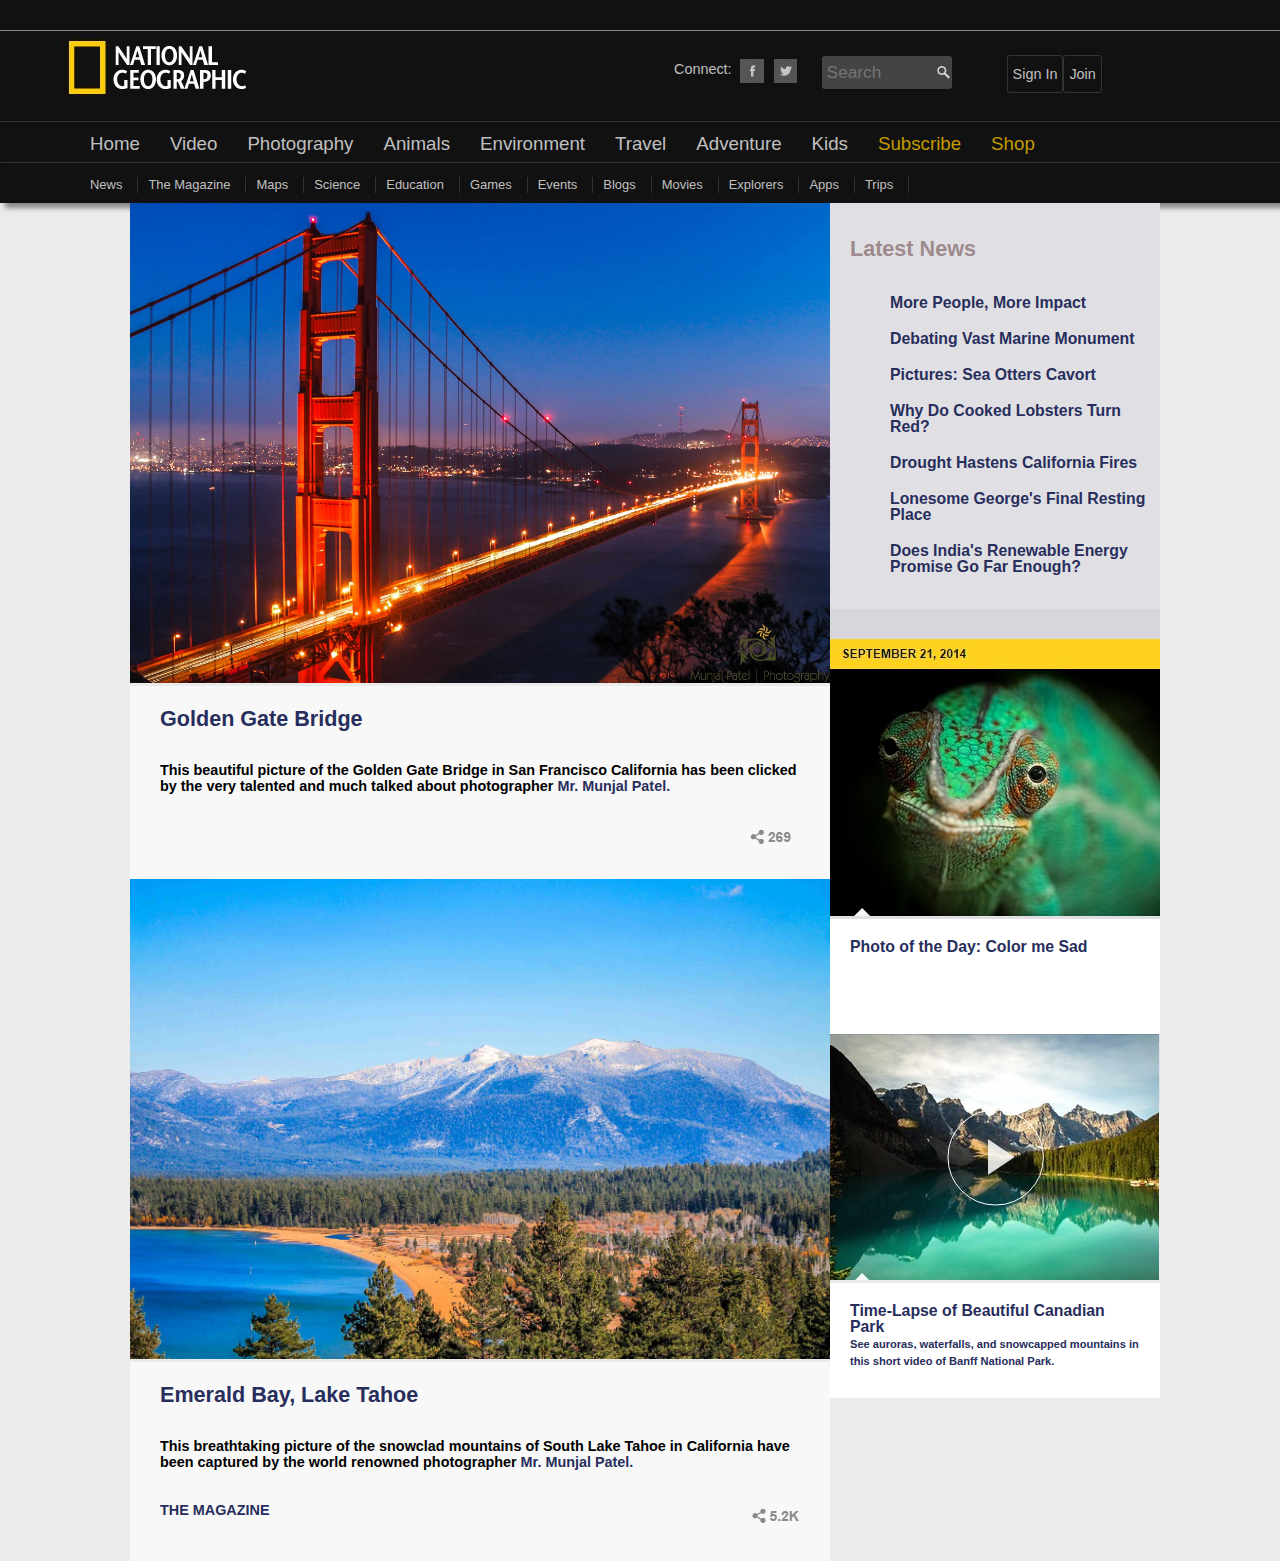
<file: 2. CSS/index.html>
<!doctype html>
<html>
<head>
    <title>Munjal's National Geographic</title>

    <meta charset="utf-8" />
    <meta http-equiv="Content-type" content="text/html; charset=utf-8" />
    <meta name="viewport" content="width=device-width, initial-scale=1" />
	<link rel="stylesheet" type="text/css" href="styles.css">
</head>

<body>

<div id="container">
	<div id="header-bar">
	
		<div class="fixed-width">
		
	</div>
	</div>

		<div class="clear"></div>

	<div id="top-bar">
		
		<div class="fixed-width">
	
		<div id="logo">
			<img src="images/logo.jpeg" />
		</div>
		
		<div id="connect">
		
			Connect:
		
		</div>
		
		<div id="facebook">
		
			<img src="images/facebook.jpeg" />
		
		</div>
		
		<div id="twitter">
		
			<img src="images/twitter.jpeg" />
		
		</div>
		
		<div id="search">
			<input type="text" placeholder="Search"/>
		
		
		</div>
		<div id="signin">
		
			<ul>
				<li>Sign In</li>
				<li>Join</li>
			<ul>
		</div>
    </div>
</div>

	<div class="clear"></div>
	
	<div id="middle-bar">
	
	<div class="fixed-width">
	
	<div id="middle-list">
	
		<ul>
			<li class="genmenu">Home</li>
			<li class="genmenu">Video</li>
			<li class="genmenu">Photography</li>
			<li class="genmenu">Animals</li>
			<li class="genmenu">Environment</li>
			<li class="genmenu">Travel</li>
			<li class="genmenu">Adventure</li>
			<li class="genmenu">Kids</li>
			<li class="specialmenu">Subscribe</li>
			<li class="specialmenu">Shop</li>
		
		</ul>
	</div>
</div>
</div>

	<div class="clear"></div>
	
	<div id="bottom-bar">
	
	<div class="fixed-width">
	
	
	<div id="bottom-list">
	
		<ul>
			<li class="genmenu">News</li>
			<li class="genmenu">The Magazine</li>
			<li class="genmenu">Maps</li>
			<li class="genmenu">Science</li>
			<li class="genmenu">Education</li>
			<li class="genmenu">Games</li>
			<li class="genmenu">Events</li>
			<li class="genmenu">Blogs</li>
			<li class="genmenu">Movies</li>
			<li class="genmenu">Explorers</li>
			<li class="genmenu">Apps</li>
			<li class="genmenu">Trips</li>

		
		</ul>
	
	</div>
	</div>
	
	
	</div>
	
	<div class="article">
		
		<img src="images/Golden_gate_bridge.jpg" width="700" height="480"/>
		<p><a href="" target="_blank">Golden Gate Bridge</a></p>
		<div class="description">
		
		<p>This beautiful picture of the Golden Gate Bridge in San Francisco California has been clicked by the very talented and much
		talked about photographer <a href="http://www.facebook.com/munjal.photography">Mr. Munjal Patel.</a>
		<br/><br/><br/>
		
		<img src="images/shares.jpeg"/>
		</p>
		</div>
		
		
		
		<img src="images/Emerald_bay_mountains.jpg" width="700" height="480"/>
		<p><a href="" target="_blank">Emerald Bay, Lake Tahoe</a></p>
		<div class="description">
		
		<p>This breathtaking picture of the snowclad mountains of South Lake Tahoe in California have been
		captured by the world renowned photographer <a href="http://www.facebook.com/munjal.photography">Mr. Munjal Patel.</a>
		<br/><br/><br/>
		<a href="">THE MAGAZINE</a>
		<img src="images/share1.jpeg"/>
		</p>
		</div>

</div>

		<div id="side-bar">

			<p><h2 align="left">Latest News</h2>
			
				<ul>
					
					<li><a href="">More People, More Impact</a></li>
					<li><a href="">Debating Vast Marine Monument</a></li>
					<li><a href="">Pictures: Sea Otters Cavort</a></li>
					<li><a href="">Why Do Cooked Lobsters Turn Red?</a></li>
					<li><a href="">Drought Hastens California Fires</a></li>
					<li><a href="">Lonesome George's Final Resting Place</a></li>
					<li><a href="">Does India's Renewable Energy Promise Go Far Enough?</a></li>
				
				
				</ul>
			
			</p>
			
			
			<img src="images/photoday.jpeg" width=330 height = 307>
			<br/>
			<p id="photoday" width=330 height=250><a href="">Photo of the Day: Color me Sad</a></p>
			
			<img src="images/video.jpeg">
			<br/>
			<p id="photoday" ><a href="">Time-Lapse of Beautiful Canadian Park</a><br />
			<span>See auroras, waterfalls, and snowcapped mountains in this short video of Banff National Park.</span>
			
			
			</p>
			<br/><br/>
			
			</div>
		</div>
	</body>
</html>
</file>
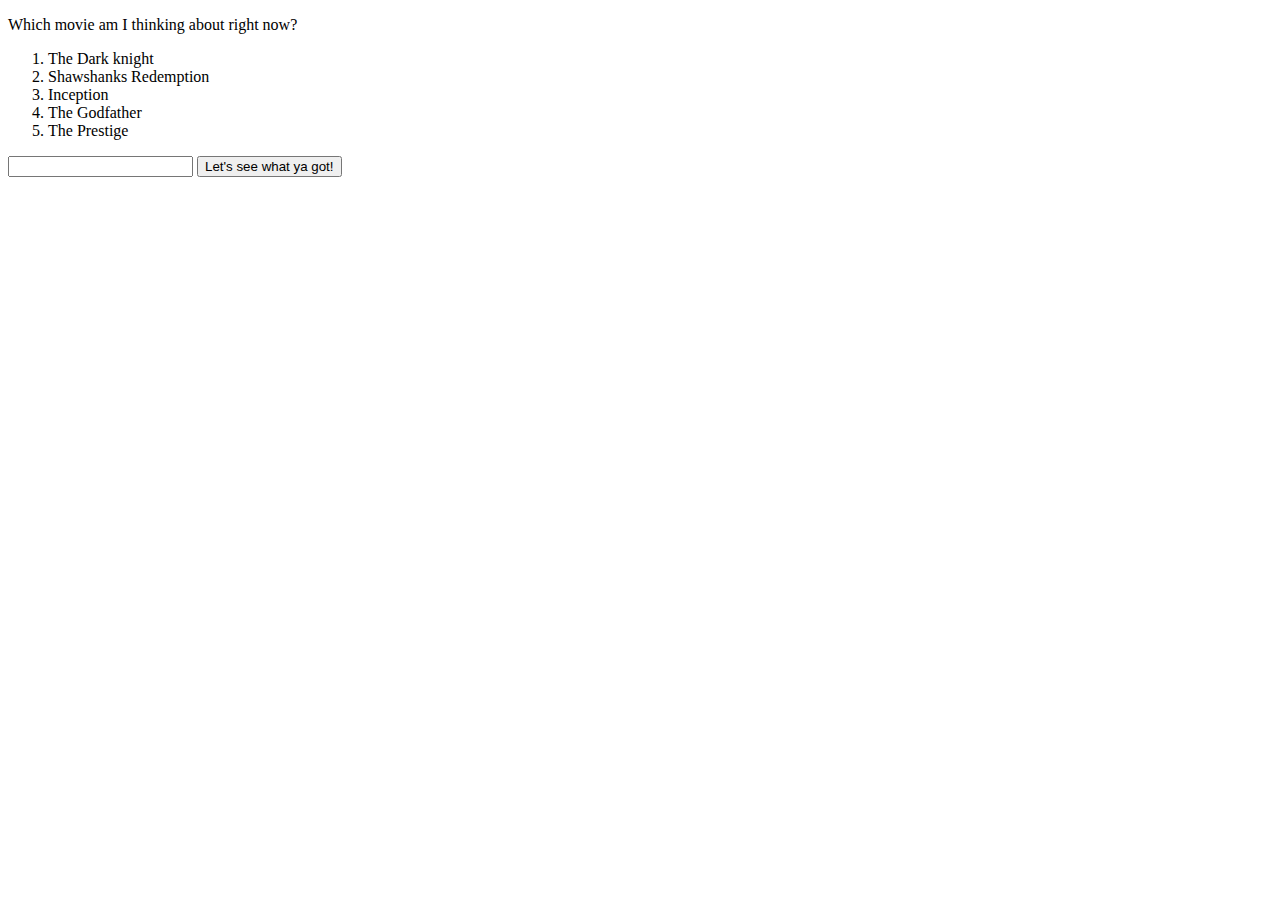
<file: 3. JavaScript/index.html>
<!doctype html>
<html>
<head>
    <title>JavaScript Example</title>

    <meta charset="utf-8" />
    <meta http-equiv="Content-type" content="text/html; charset=utf-8" />
    <meta name="viewport" content="width=device-width, initial-scale=1" />
  
	
</head>

<body>
	
	<p>Which movie am I thinking about right now?</p>
	<ol>
		
		<li>The Dark knight</li>
		<li>Shawshanks Redemption</li>
		<li>Inception</li>
		<li>The Godfather</li>
		<li>The Prestige</li>
		
	
	</ol>
	<input id="movie" />
	<button id="movieButton">Let's see what ya got!</button>
	
	
	<script type="text/javascript">
	
			var movieArray = ["The Dark knight", "Shawshanks Redemption", "Inception", "The Godfather", "The Prestige"];
			
			var movie = movieArray[Math.floor(Math.random()*movieArray.length)];
			
			
			document.getElementById("movieButton").onclick = function(){
				
				if(movie ==(document.getElementById("movie").value)){
					
					alert('You guessed it right!' );
				
				}else {
					
					alert('Sorry you guessed wrong! The movie was ' + movie);
				}
			
			}	
	
	</script>
	
</body>
</html>
</file>
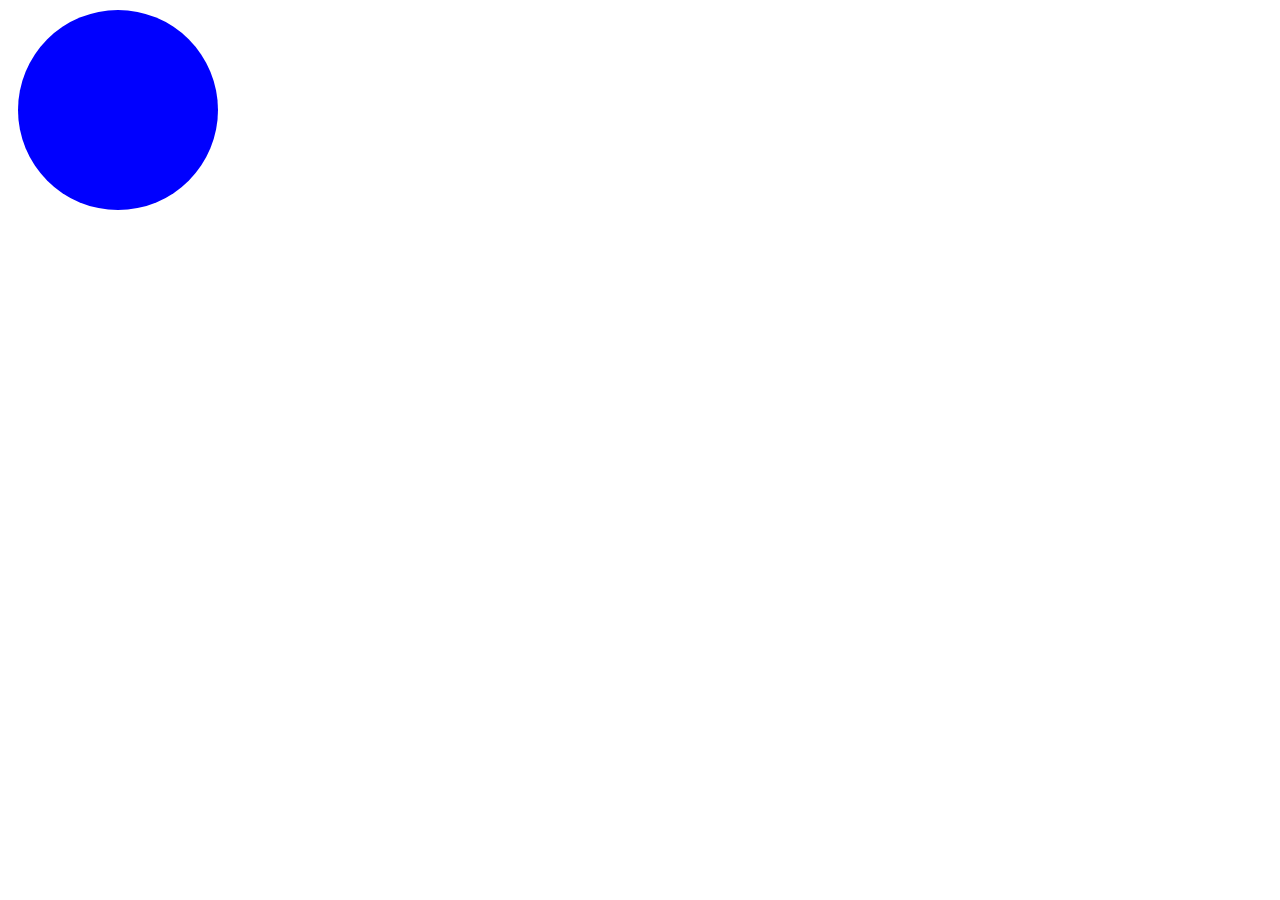
<file: 4. jQuery/index.html>
<!doctype html>
<html>
<head>
    <title>jQuery Example</title>

    <meta charset="utf-8" />
    <meta http-equiv="Content-type" content="text/html; charset=utf-8" />
    <meta name="viewport" content="width=device-width, initial-scale=1" />
	
	<script type="text/javascript" src = "jquery.min.js"></script>
	
	<style>
	
		div{
			
			padding : 0;
			margin : 10px 10px 10px 10px;
		
		}
		
		.square {
			
			margin : 10px;
			background-color: red;
			width : 200px;
			height : 200px;
				
		}
		
		#circle{
		
			width: 200px;
			height: 200px;
			background-color: blue;
			border-radius: 100px;
			
			
		
		}
	</style>
	
	
</head>

<body>

	
	<div id="circle"></div>
	
	<script>
	
	
		$("#circle").click(function(){
			
			$(this).animate({
			width:"300px",
			height:"300px",
			borderRadius:"150px",
			marginLeft:"100px"
			
			}, 1000);
		
		});

	
	</script>
	
	
</body>
</html>
</file>
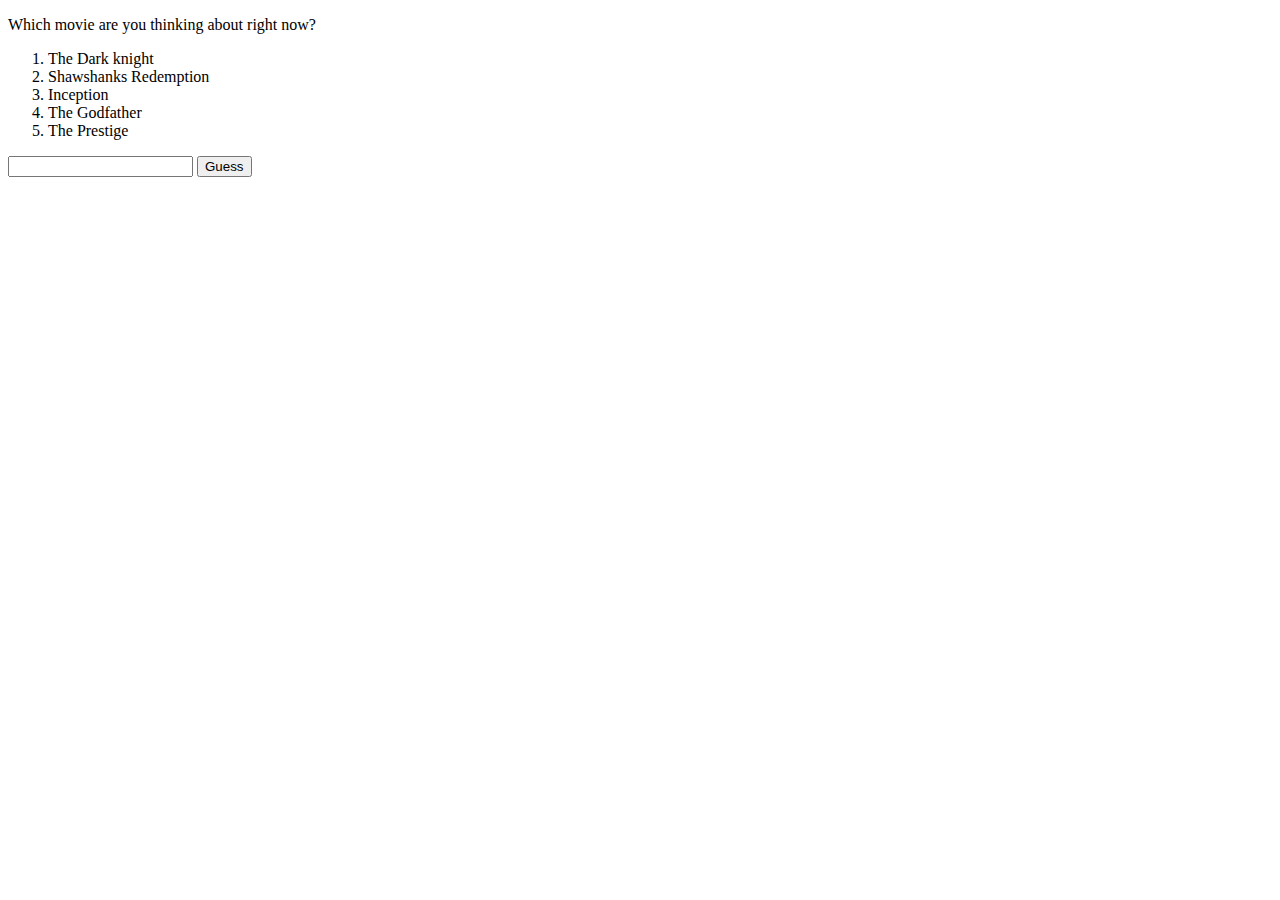
<file: 3. JavaScript/guess.html>
<!doctype html>
<html>
<head>
    <title>JavaScript Example</title>

    <meta charset="utf-8" />
    <meta http-equiv="Content-type" content="text/html; charset=utf-8" />
    <meta name="viewport" content="width=device-width, initial-scale=1" />
  
	
</head>

<body>
	
	<p>Which movie are you thinking about right now?</p>
	<ol>
		
		<li>The Dark knight</li>
		<li>Shawshanks Redemption</li>
		<li>Inception</li>
		<li>The Godfather</li>
		<li>The Prestige</li>
		
	
	</ol>
	<input id="movie" />
	<button id="guess">Guess</button>
	
	
	<script type="text/javascript">
	
			var movieArray = ["The Dark knight", "Shawshanks Redemption", "Inception", "The Godfather", "The Prestige"];
	
	
			document.getElementById("guess").onclick = function(){
			

			var movie;
			var guesses = 1;
			var gotIt = false;
			
				
				while(gotIt==false){			
					
				movie = movieArray[Math.floor(Math.random()*movieArray.length)];
				
				if(document.getElementById("movie").value == movie){
					
					gotIt=true;
					alert("Got it, it was "+movie+" it took me "+guesses+" guesses");
			    
				}else if(guesses < 10){
					
					alert("Sorry you ran out of guesses");
				
				} else{
					
					guesses++;
					
				}
					
			}	
			
				
		}
	</script>
	
</body>
</html>
</file>
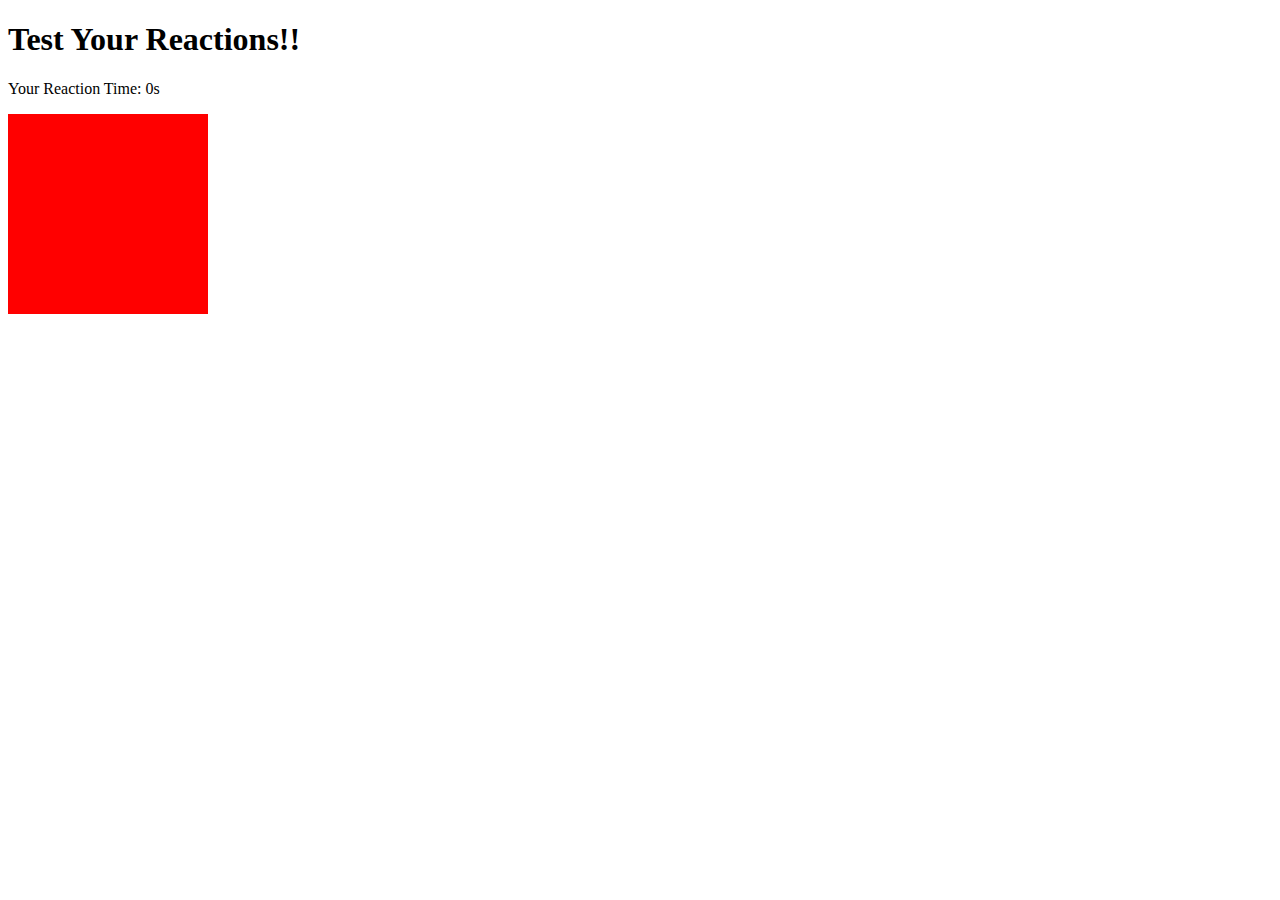
<file: 3. JavaScript/reactionTest.html>
<!doctype html>
<html>
<head>
    <title>Reaction Tester</title>

    <meta charset="utf-8" />
    <meta http-equiv="Content-type" content="text/html; charset=utf-8" />
    <meta name="viewport" content="width=device-width, initial-scale=1" />
  
  <style>
  
	body{
		
		font-family : Verdana;
	
	}
  
	#redbox{
		
		width : 200px;
		height : 200px;
		background-color : red;
		position: relative;
	}
	.bold{
		
		font-weight = bold;
	}
   
   </style>
	
</head>

<body>

	<h1>Test Your Reactions!!</h1>
	<p class="bold">Your Reaction Time: <span id="timelabel"> 0</span>s</p>
	<div id ="redbox"></div>
	
	
	
	<script type="text/javascript">
	
	
		function getRandomColor() {
				var letters = '0123456789ABCDEF'.split('');
				var color = '#';
				for (var i = 0; i < 6; i++ ) {
				color += letters[Math.floor(Math.random() * 16)];
				}
				return color;
		}
		
		var renderTime; 
		var eraseTime;
		var reactionTime;
	
		function renderBox(){
			
			
		
			var time = Math.random();
			time = (time*5000);
			
			setTimeout(function(){
			
			if(Math.random() > 0.5){
			
				document.getElementById("redbox").style.borderRadius = "100px";
				
			}else{
			
				document.getElementById("redbox").style.borderRadius = "0";

			}
				var top = Math.random();
				top = top*300;
				
				var left = Math.random();
				left = left*500;
				
				document.getElementById("redbox").style.top = top+"px";
				
				document.getElementById("redbox").style.left = left+"px";

				document.getElementById("redbox").style.backgroundColor = getRandomColor();
			
				document.getElementById("redbox").style.display = "block";
				
				renderTime = Date.now();
			
			}, time);
		}
	
		document.getElementById("redbox").onclick = function(){
		
		
			eraseTime = Date.now();
			reactionTime =(eraseTime - renderTime)/1000;
			
			document.getElementById("timelabel").innerHTML = reactionTime;
			this.style.display = "none";
			
			renderBox();
			
			
			
		
		}
			renderBox();
	
	</script>
	
</body>
</html>
</file>
<file: 2. CSS/styles.css>
body{
			
			font-family: "Helvetica Neue",Helvetica,Arial,"Nimbus Sans L",sans-serif;
			font-size: 0.9em;
			margin : 0;
			line-height:16px;
			background-color: #EBEBEB;
		
		}
		
		a{
		
			text-decoration : none;
			
		}
		ul {
			list-style-type: none;
			
			}
		
		a:link {
			color: #282E5C;
				}


		a:visited {
			color: #282E5C;
					}


		a:hover {
			color: #FF00FF;
				}	


		a:active {
			color: #0000FF;
				}
		#header-bar{
				
			margin : 0;
			padding : 0;
			height : 30px;
			width: 100%;
			background-color: #111111;
			border-bottom : 1px inset #333333;
			box-shadow : 5px 5px 5px #333333
			
		}		
		
		#top-bar{
				
			margin : 0;
			padding : 0;
			height : 90px;
			width: 100%;
			background-color: #111111;
			
			
			
		}
		.fixed-width{
		
			width : 1200px;
			margin : 0 auto;
		
		}
	
		#logo{
			
			padding: 5px 400px 5px 0;
			float : left;
			
			
		}
		
	
		
		#connect{
		
			color: silver;
			padding : 30px 3px 30px 0;
			float : left;
		}
		
		#facebook{
			
			margin : 0;
			padding : 28px 5px 35px 5px;
			float : left;
			
		}
		
		#twitter{
			
			margin : 0;
			padding : 28px 10px 35px 5px;
			float : left;
		}
		#search{
			
			margin : 0;
			padding : 25px 10px 20px 15px;
			float: left;
			
		}
		input{
			padding: 5px 5px 5px 5px;
			margin: 0;
			width: 120px;
			height: 23px;
			border : 0 solid #444444;
			border-radius : 3px;
			background-color: #444444;
			font-size : 1.2em;
			background-image: url("images/search.jpeg");
			background-repeat: no-repeat;
			background-position: right center;
			float left;
		}
		#signin{
			
			margin : 0;
			padding : 10px 20px 20px 5px;
			float : left;
		
		}
	
	
		#signin li{
			list-style: none;
			margin:0;
			padding : 10px 5px 10px 5px;
			border: 1px solid #333333;
			border-radius: 3px;
			color: silver;
			float: left;
			font: 0.9em
			font-weight : bold;
			height: 100%;
			
		
		}
		.clear{
			
			clear : both;
		
		}
		#middle-bar{
				
			margin : 0;
			padding : 0;
			height : 40px;
			width: 100%;
			border-top : 1px solid #333333;
			background-color: #111111;
			
			
		}
		#middle-list li{
		
		margin: 0;
		list-style : none;
		float: left;
		padding: 0 20px 5px 10px;
		font-size: 1.3em;
		
		}
		
		.genmenu{
			
			color : silver;
		
		}
		.specialmenu{
		
			color : #C49C00;
		}
		
		#bottom-bar{
				
			margin : 0;
			padding : 0;
			height : 40px;
			width: 100%;
			background-color: #111111;
			border-top : 1px solid #333333;
			box-shadow: 5px 5px 5px #888888;
	}
		#bottom-list li{
		
			margin: 0;
			list-style : none;
			float: left;
			padding: 0 15px 0 10px;
			font-size: 0.9em;
			border-right : 1px solid #333333;
		
		}
		
		.article{
			
			padding-left: 130px ;
			float:left;
			width: 700px;
			height: 480px;
		
		}
		
		.article p{
			
			margin: 0;
			padding: 25px 30px 20px 30px;
			text-align: left;
			font-size : 1.5em;
			font-weight: bold;
			background-color: #F8F8F8;
			float left;
		}
		
		.description {
			
			padding: 0 ;
			float:left;
		
		}
		
		.description p{
			
			margin: 0;
			padding: 15px 30px 30px 30px;
			text-align: left;
			font-size : 1em;
			background-color: #F8F8F8;
			float: left;
		}
			
		.description p img{
			
			
			float : right;
			padding : 0;
		
		}
		
		#side-bar{
			padding : 0;
			margin : 0;
			position: absolute;
			left : 830px;
			width: 330px;
			height : 100%;
			background-color: #E0E0E4;
			
		
		}
		
		#side-bar h2{
			
			padding : 20px;
			color : #9E8A8D;
			

		}
		
		#side-bar li{
				padding-bottom: 20px;
				font-size : 1.1em;	
				font-weight : bold;
				padding-left : 20px;
				

				
		
		}	

		#side-bar img{
		
		padding : 0;
		margin : 0;
		
		
		}
		
		#photoday{
			
			padding : 20px;
			margin : 0;
			width : 330;
			height : 75px;
			font-size : 1.1em;
			font-weight : bold;
			background-color : white;
		
			
			}
		
		#photoday span{
		
			font-size: 0.7em;
			color :  #282E5C;
		
		}
</file>
